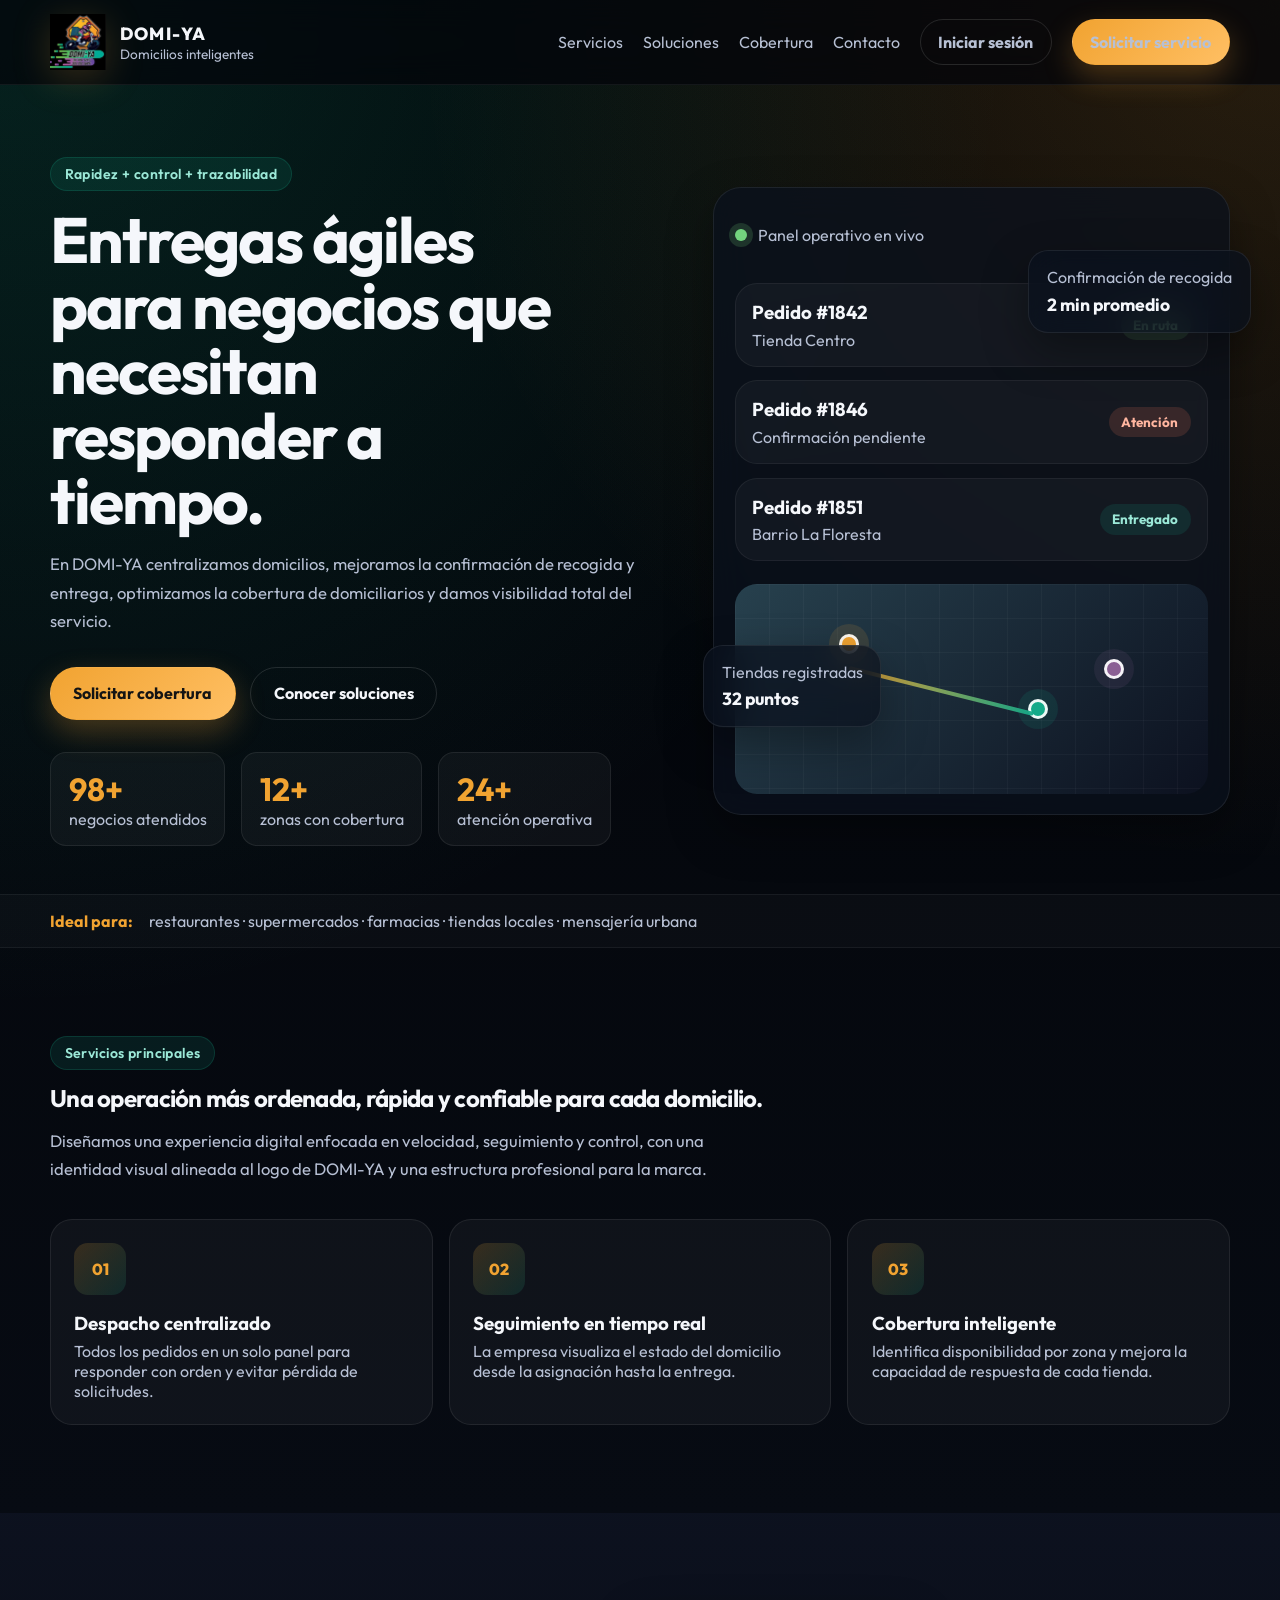
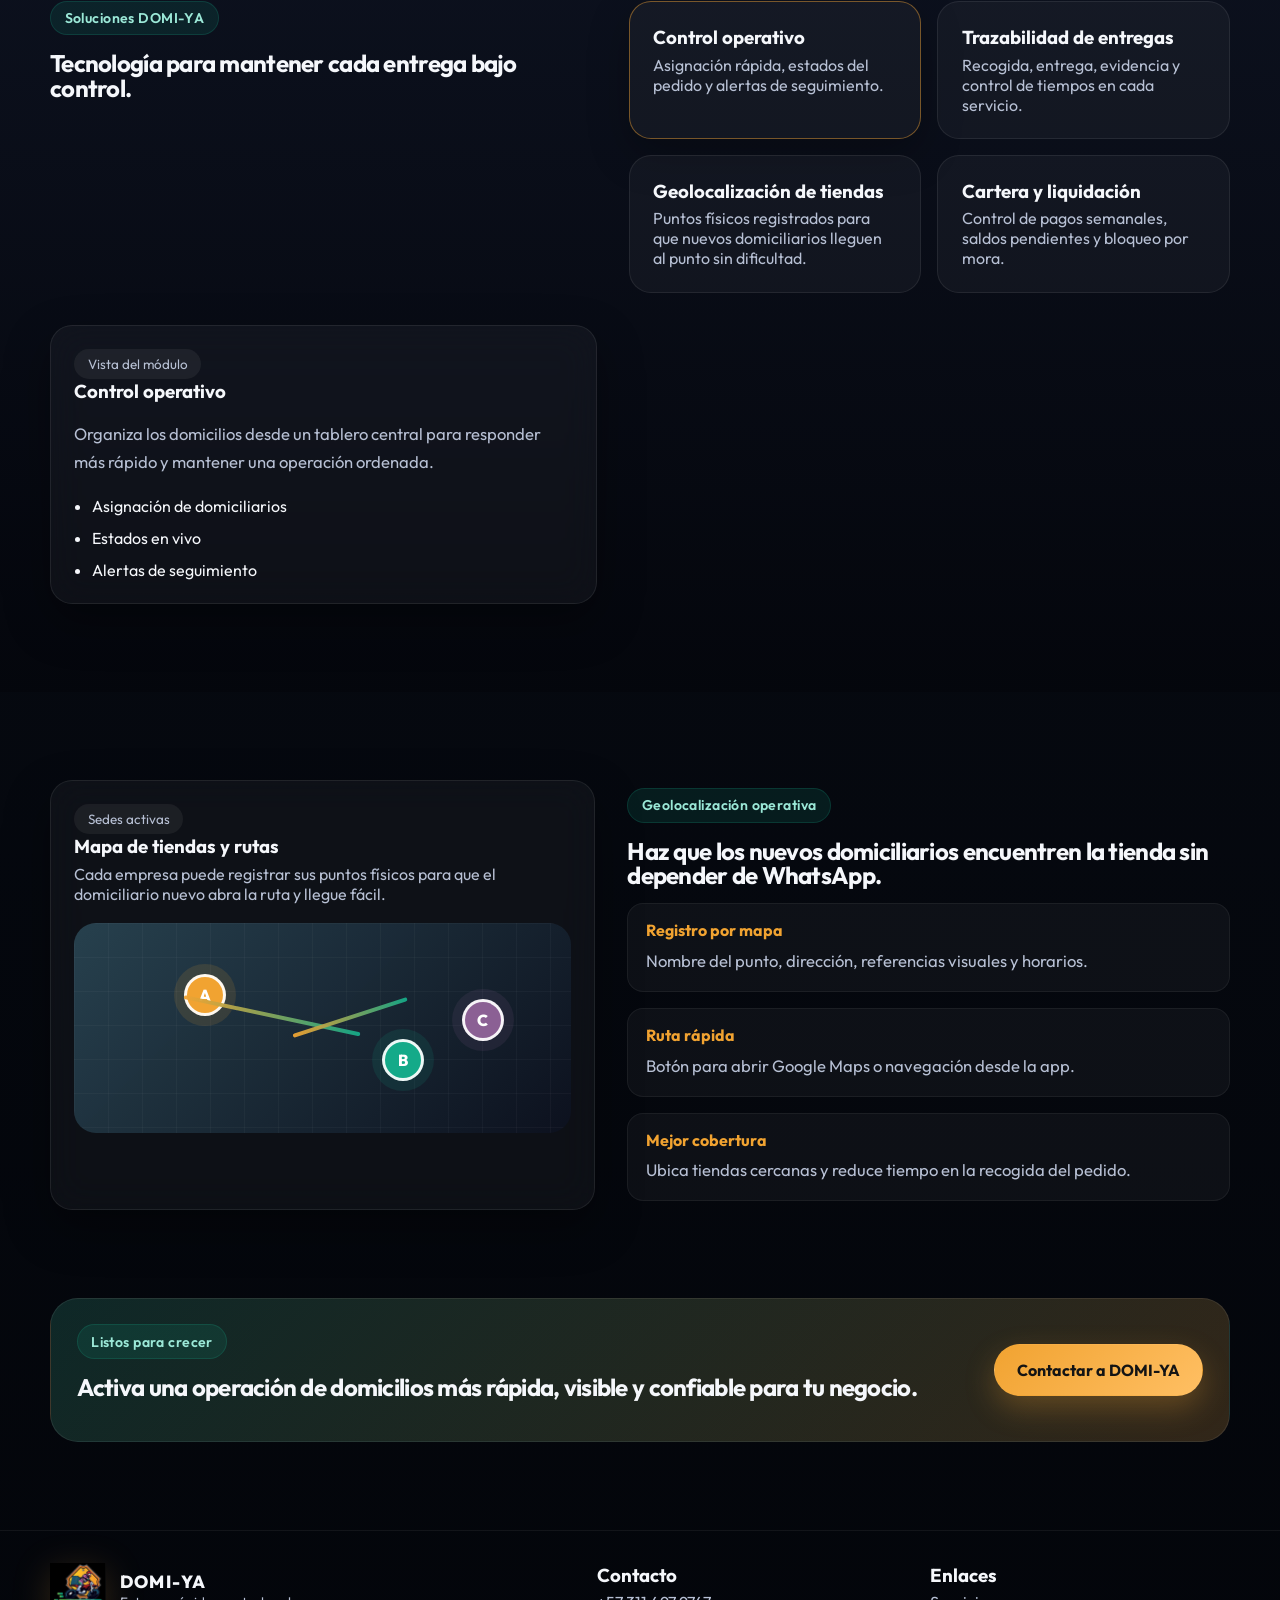
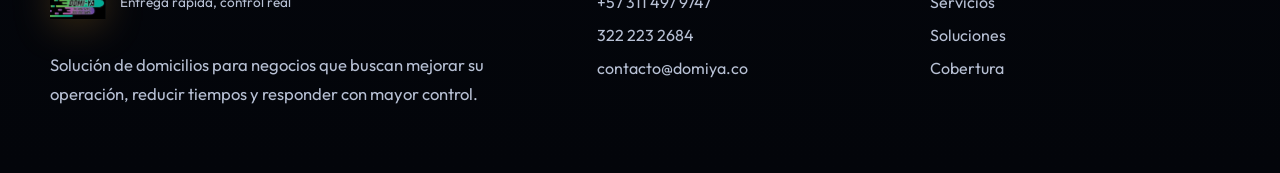
<file: pagina_web/index.html>
<!DOCTYPE html>
<html lang="es">
<head>
  <meta charset="UTF-8" />
  <meta name="viewport" content="width=device-width, initial-scale=1.0" />
  <meta name="description" content="DOMI-YA, solución de domicilios para negocios con control operativo, seguimiento en tiempo real y cobertura inteligente." />
  <title>DOMI-YA | Domicilios con control y velocidad</title>
  <link rel="preconnect" href="https://fonts.googleapis.com" />
  <link rel="preconnect" href="https://fonts.gstatic.com" crossorigin />
  <link href="https://fonts.googleapis.com/css2?family=Outfit:wght@300;400;500;600;700;800&display=swap" rel="stylesheet" />
  <link rel="stylesheet" href="style.css" />
</head>
<body>
  <div class="page-shell">
    <header class="site-header">
      <div class="container nav-wrap">
        <a href="#inicio" class="brand" aria-label="Ir al inicio">
          <img src="logo-domi-ya.png" alt="Logo DOMI-YA" class="brand__logo" />
          <div>
            <span class="brand__name">DOMI-YA</span>
            <span class="brand__tag">Domicilios inteligentes</span>
          </div>
        </a>

        <button class="nav-toggle" aria-label="Abrir menú" aria-expanded="false">
          <span></span>
          <span></span>
          <span></span>
        </button>

        <nav class="main-nav" id="mainNav">
          <a href="#servicios">Servicios</a>
          <a href="#modulos">Soluciones</a>
          <a href="#cobertura">Cobertura</a>
          <a href="#contacto">Contacto</a>
          <a href="../login.html" class="btn btn--ghost btn--sm">Iniciar sesión</a>
          <a href="#solicitud" class="btn btn--sm">Solicitar servicio</a>
        </nav>
      </div>
    </header>

    <main>
      <section class="hero" id="inicio">
        <div class="container hero__grid">
          <div class="hero__content reveal">
            <span class="eyebrow">Rapidez + control + trazabilidad</span>
            <h1>Entregas ágiles para negocios que necesitan responder a tiempo.</h1>
            <p class="hero__text">
              En DOMI-YA centralizamos domicilios, mejoramos la confirmación de recogida y entrega,
              optimizamos la cobertura de domiciliarios y damos visibilidad total del servicio.
            </p>

            <div class="hero__actions">
              <a href="#solicitud" class="btn">Solicitar cobertura</a>
              <a href="#modulos" class="btn btn--ghost">Conocer soluciones</a>
            </div>

            <div class="hero__stats">
              <article>
                <strong class="counter" data-target="98">0</strong>
                <span>negocios atendidos</span>
              </article>
              <article>
                <strong class="counter" data-target="12">0</strong>
                <span>zonas con cobertura</span>
              </article>
              <article>
                <strong class="counter" data-target="24">0</strong>
                <span>atención operativa</span>
              </article>
            </div>
          </div>

          <div class="hero__visual reveal">
            <div class="dashboard-card glass">
              <div class="dashboard-card__top">
                <span class="status-dot"></span>
                <p>Panel operativo en vivo</p>
              </div>

              <div class="dispatch-list">
                <article>
                  <div>
                    <h3>Pedido #1842</h3>
                    <p>Tienda Centro</p>
                  </div>
                  <span class="badge badge--success">En ruta</span>
                </article>
                <article>
                  <div>
                    <h3>Pedido #1846</h3>
                    <p>Confirmación pendiente</p>
                  </div>
                  <span class="badge badge--warning">Atención</span>
                </article>
                <article>
                  <div>
                    <h3>Pedido #1851</h3>
                    <p>Barrio La Floresta</p>
                  </div>
                  <span class="badge">Entregado</span>
                </article>
              </div>

              <div class="mini-map">
                <span class="pin pin--one"></span>
                <span class="pin pin--two"></span>
                <span class="pin pin--three"></span>
                <div class="mini-map__route"></div>
              </div>
            </div>

            <div class="floating-card floating-card--a glass">
              <p>Confirmación de recogida</p>
              <strong>2 min promedio</strong>
            </div>

            <div class="floating-card floating-card--b glass">
              <p>Tiendas registradas</p>
              <strong>32 puntos</strong>
            </div>
          </div>
        </div>
      </section>

      <section class="clients-strip">
        <div class="container clients-strip__inner">
          <span>Ideal para:</span>
          <p>restaurantes · supermercados · farmacias · tiendas locales · mensajería urbana</p>
        </div>
      </section>

      <section class="section" id="servicios">
        <div class="container">
          <div class="section-heading reveal">
            <span class="eyebrow">Servicios principales</span>
            <h2>Una operación más ordenada, rápida y confiable para cada domicilio.</h2>
            <p>
              Diseñamos una experiencia digital enfocada en velocidad, seguimiento y control,
              con una identidad visual alineada al logo de DOMI-YA y una estructura profesional para la marca.
            </p>
          </div>

          <div class="features-grid">
            <article class="feature-card reveal">
              <div class="feature-card__icon">01</div>
              <h3>Despacho centralizado</h3>
              <p>Todos los pedidos en un solo panel para responder con orden y evitar pérdida de solicitudes.</p>
            </article>
            <article class="feature-card reveal">
              <div class="feature-card__icon">02</div>
              <h3>Seguimiento en tiempo real</h3>
              <p>La empresa visualiza el estado del domicilio desde la asignación hasta la entrega.</p>
            </article>
            <article class="feature-card reveal">
              <div class="feature-card__icon">03</div>
              <h3>Cobertura inteligente</h3>
              <p>Identifica disponibilidad por zona y mejora la capacidad de respuesta de cada tienda.</p>
            </article>
          </div>
        </div>
      </section>

      <section class="section section--dark" id="modulos">
        <div class="container modules-layout">
          <div class="section-heading reveal">
            <span class="eyebrow">Soluciones DOMI-YA</span>
            <h2>Tecnología para mantener cada entrega bajo control.</h2>
          </div>

          <div class="modules-grid">
            <article class="module-card reveal active" data-module="0">
              <h3>Control operativo</h3>
              <p>Asignación rápida, estados del pedido y alertas de seguimiento.</p>
            </article>
            <article class="module-card reveal" data-module="1">
              <h3>Trazabilidad de entregas</h3>
              <p>Recogida, entrega, evidencia y control de tiempos en cada servicio.</p>
            </article>
            <article class="module-card reveal" data-module="2">
              <h3>Geolocalización de tiendas</h3>
              <p>Puntos físicos registrados para que nuevos domiciliarios lleguen al punto sin dificultad.</p>
            </article>
            <article class="module-card reveal" data-module="3">
              <h3>Cartera y liquidación</h3>
              <p>Control de pagos semanales, saldos pendientes y bloqueo por mora.</p>
            </article>
          </div>

          <div class="module-preview glass reveal">
            <span class="module-preview__label">Vista del módulo</span>
            <h3 id="moduleTitle">Control operativo</h3>
            <p id="moduleText">
              Organiza los domicilios desde un tablero central para responder más rápido y evitar pérdida de pedidos.
            </p>
            <ul id="moduleList">
              <li>Asignación de domiciliarios</li>
              <li>Estados en vivo</li>
              <li>Alertas de seguimiento</li>
            </ul>
          </div>
        </div>
      </section>

      <section class="section" id="cobertura">
        <div class="container coverage-grid">
          <div class="coverage-map reveal">
            <div class="coverage-map__panel glass">
              <span class="map-chip">Sedes activas</span>
              <h3>Mapa de tiendas y rutas</h3>
              <p>
                Cada empresa puede registrar sus puntos físicos para que el domiciliario nuevo abra la ruta y llegue fácil.
              </p>
              <div class="map-surface">
                <span class="store store--one">A</span>
                <span class="store store--two">B</span>
                <span class="store store--three">C</span>
                <div class="road road--one"></div>
                <div class="road road--two"></div>
              </div>
            </div>
          </div>

          <div class="coverage-content reveal">
            <span class="eyebrow">Geolocalización operativa</span>
            <h2>Haz que los nuevos domiciliarios encuentren la tienda sin depender de WhatsApp.</h2>
            <div class="check-list">
              <div>
                <strong>Registro por mapa</strong>
                <p>Nombre del punto, dirección, referencias visuales y horarios.</p>
              </div>
              <div>
                <strong>Ruta rápida</strong>
                <p>Botón para abrir Google Maps o navegación desde la app.</p>
              </div>
              <div>
                <strong>Mejor cobertura</strong>
                <p>Ubica tiendas cercanas y reduce tiempo en la recogida del pedido.</p>
              </div>
            </div>
          </div>
        </div>
      </section>

      <section class="section cta-band" id="solicitud">
        <div class="container cta-band__inner reveal">
          <div>
            <span class="eyebrow">Listos para crecer</span>
            <h2>Activa una operación de domicilios más rápida, visible y confiable para tu negocio.</h2>
          </div>
          <a href="#contacto" class="btn">Contactar a DOMI-YA</a>
        </div>
      </section>
    </main>

    <footer class="site-footer" id="contacto">
      <div class="container footer-grid">
        <div>
          <a href="#inicio" class="brand brand--footer">
            <img src="logo-domi-ya.png" alt="Logo DOMI-YA" class="brand__logo" />
            <div>
              <span class="brand__name">DOMI-YA</span>
              <span class="brand__tag">Entrega rápida, control real</span>
            </div>
          </a>
          <p class="footer-copy">
            Solución de domicilios para negocios que buscan mejorar su operación, reducir tiempos y responder con mayor control.
          </p>
        </div>

        <div>
          <h3>Contacto</h3>
          <ul class="footer-links">
            <li>+57 311 497 9747</li>
            <li>322 223 2684</li>
            <li>contacto@domiya.co</li>
          </ul>
        </div>

        <div>
          <h3>Enlaces</h3>
          <ul class="footer-links">
            <li><a href="#servicios">Servicios</a></li>
            <li><a href="#modulos">Soluciones</a></li>
            <li><a href="#cobertura">Cobertura</a></li>
          </ul>
        </div>
      </div>
    </footer>
  </div>

  <script src="script.js"></script>
</body>
</html>
</file>
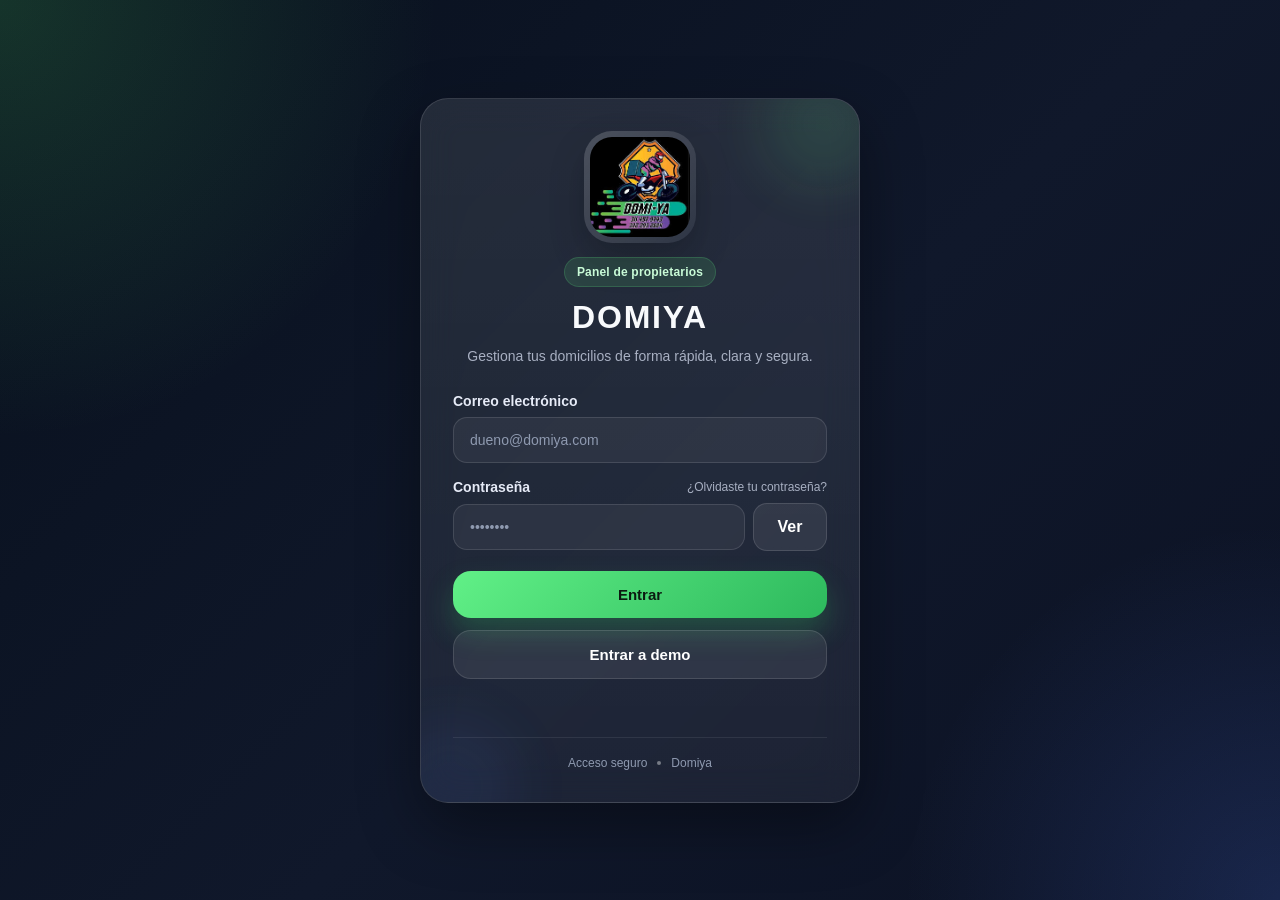
<file: domiya.html>
<!DOCTYPE html>
<html lang="es">
<head>
  <meta charset="UTF-8" />
  <meta name="viewport" content="width=device-width, initial-scale=1.0" />
  <title>Panel | Domiya</title>
  <link rel="stylesheet" href="domiya.css" />
  <script src="domiya.js" defer></script>
</head>
<body>
  <div class="dashboard">
    <aside class="sidebar">
      <div class="sidebar-top">
        <div class="sidebar-brand">
          <div class="sidebar-logo-wrap">
            <img src="logodomiya.jpg" alt="Logo Domiya" class="sidebar-logo" />
          </div>
          <div>
            <h2>DOMIYA</h2>
            <p>Panel de propietarios</p>
          </div>
        </div>

        <div class="sidebar-status">
          <span class="status-dot"></span>
          <div>
            <strong>Operación activa</strong>
            <small>Monitoreo en tiempo real</small>
          </div>
        </div>

        <nav class="menu">
          <button class="menu-btn active" data-section="resumen">
            <span>Resumen</span>
            <small>Vista general</small>
          </button>
          <button class="menu-btn" data-section="mapa">
            <span>Mapa</span>
            <small>Operación en vivo</small>
          </button>
          <button class="menu-btn" data-section="personal">
            <span>Personal</span>
            <small>Equipo y estados</small>
          </button>
        </nav>
      </div>

      <button id="logoutBtn" class="logout-btn">Cerrar sesión</button>
    </aside>

    <main class="content">
      <header class="topbar">
        <div class="topbar-copy">
          <p class="eyebrow">Control operativo inteligente</p>
          <h1>Hola, <span id="ownerName">Dueño</span></h1>
          <p class="topbar-text">
            Supervisa repartidores, zonas activas y cobertura desde un solo lugar.
          </p>
        </div>

        <div class="topbar-badges">
          <span class="top-chip success">12 activos</span>
          <span class="top-chip">3 zonas cubiertas</span>
          <span class="top-chip muted" id="liveStatus">Actualizado hace 10 s</span>
        </div>
      </header>

      <section id="resumen" class="panel-section active">
        <div class="hero-card">
          <div class="hero-copy">
            <span class="hero-tag">Estado general</span>
            <h3>La operación está estable y bajo control</h3>
            <p>
              Visualiza el estado del personal, revisa la cobertura por zonas y
              entra al mapa para seguir la operación en tiempo real.
            </p>
          </div>

          <div class="hero-side">
            <div class="hero-mini-card">
              <strong>91%</strong>
              <span>Eficiencia hoy</span>
            </div>
            <div class="hero-mini-card">
              <strong>24 min</strong>
              <span>Promedio entrega</span>
            </div>
          </div>
        </div>

        <div class="stats">
          <article class="card stat-card">
            <div class="stat-top">
              <span class="stat-label">Domiciliarios activos</span>
              <span class="stat-trend up">+8%</span>
            </div>
            <strong>12</strong>
            <p>Cobertura operativa estable en las zonas principales.</p>
          </article>

          <article class="card stat-card">
            <div class="stat-top">
              <span class="stat-label">En pausa</span>
              <span class="stat-trend neutral">Sin cambios</span>
            </div>
            <strong>4</strong>
            <p>Personal temporalmente desconectado o fuera de ruta.</p>
          </article>

          <article class="card stat-card">
            <div class="stat-top">
              <span class="stat-label">Zonas activas</span>
              <span class="stat-trend up">Cobertura total</span>
            </div>
            <strong>3</strong>
            <p>Norte, Centro y Sur con seguimiento continuo.</p>
          </article>
        </div>

        <div class="summary-grid">
          <div class="card">
            <div class="section-head">
              <h3>Rendimiento rápido</h3>
              <span class="chip">Hoy</span>
            </div>

            <div class="mini-metrics">
              <div class="mini-metric">
                <span>Entregas completadas</span>
                <strong>148</strong>
              </div>
              <div class="mini-metric">
                <span>Tiempo medio</span>
                <strong>24 min</strong>
              </div>
              <div class="mini-metric">
                <span>Incidencias</span>
                <strong>02</strong>
              </div>
            </div>
          </div>

          <div class="card">
            <div class="section-head">
              <h3>Actividad reciente</h3>
              <span class="chip">En vivo</span>
            </div>

            <div class="activity-list">
              <div class="activity-item">
                <span class="activity-dot green"></span>
                <p><strong>Carlos Ruiz</strong> tomó una orden en Zona Norte.</p>
              </div>
              <div class="activity-item">
                <span class="activity-dot blue"></span>
                <p><strong>Luisa Mora</strong> finalizó una entrega en Centro.</p>
              </div>
              <div class="activity-item">
                <span class="activity-dot red"></span>
                <p><strong>Pedro Gil</strong> quedó fuera de línea.</p>
              </div>
            </div>
          </div>
        </div>
      </section>

      <section id="mapa" class="panel-section">
        <div class="card map-card">
          <div class="section-head map-head">
            <div>
              <h3>Mapa operativo</h3>
              <p class="section-subtext">
                Seguimiento visual del personal y estado por zona.
              </p>
            </div>

            <div class="map-actions">
              <span class="chip">Tiempo real</span>
              <span class="chip chip-dark" id="mapUpdatedAt">Actualizado hace 10 s</span>
            </div>
          </div>

          <div class="map-layout">
            <div class="fake-map">
              <div class="map-grid"></div>
              <div class="district district-1">Zona Norte</div>
              <div class="district district-2">Centro</div>
              <div class="district district-3">Zona Sur</div>

              <div class="road road-1"></div>
              <div class="road road-2"></div>
              <div class="road road-3"></div>
              <div class="road road-4"></div>

              <div class="route route-1"></div>
              <div class="route route-2"></div>

              <div class="hub hub-1">Base</div>
              <div class="hub hub-2">Punto</div>

              <div class="pin pin-1">
                <span></span>
                <label>Carlos</label>
              </div>

              <div class="pin pin-2">
                <span></span>
                <label>Luisa</label>
              </div>

              <div class="pin pin-3 offpin">
                <span></span>
                <label>Pedro</label>
              </div>

              <div class="pulse pulse-1"></div>
              <div class="pulse pulse-2"></div>
            </div>

            <aside class="map-sidepanel">
              <div class="map-info-card">
                <h4>Resumen del mapa</h4>
                <div class="legend">
                  <div class="legend-item">
                    <span class="legend-dot active"></span>
                    <span>Activo</span>
                  </div>
                  <div class="legend-item">
                    <span class="legend-dot offline"></span>
                    <span>Inactivo</span>
                  </div>
                  <div class="legend-item">
                    <span class="legend-dot route"></span>
                    <span>Ruta estimada</span>
                  </div>
                </div>
              </div>

              <div class="map-info-card">
                <h4>Zonas</h4>
                <div class="zone-item">
                  <div>
                    <strong>Norte</strong>
                    <small>4 domiciliarios</small>
                  </div>
                  <span class="pill active">Alta</span>
                </div>
                <div class="zone-item">
                  <div>
                    <strong>Centro</strong>
                    <small>5 domiciliarios</small>
                  </div>
                  <span class="pill active">Alta</span>
                </div>
                <div class="zone-item">
                  <div>
                    <strong>Sur</strong>
                    <small>3 domiciliarios</small>
                  </div>
                  <span class="pill off">Media</span>
                </div>
              </div>

              <div class="map-info-card">
                <h4>Alertas</h4>
                <div class="alert-item">
                  <span class="alert-mark"></span>
                  <p>Pedro Gil lleva 12 min sin actividad.</p>
                </div>
                <div class="alert-item">
                  <span class="alert-mark green"></span>
                  <p>Cobertura completa en zona Centro.</p>
                </div>
              </div>
            </aside>
          </div>
        </div>
      </section>

      <section id="personal" class="panel-section">
        <div class="card">
          <div class="section-head">
            <div>
              <h3>Personal conectado</h3>
              <p class="section-subtext">Equipo visible en la operación actual.</p>
            </div>
            <span class="chip">12 activos</span>
          </div>

          <div class="worker">
            <div class="worker-left">
              <div class="avatar">CR</div>
              <div>
                <strong>Carlos Ruiz</strong>
                <small>Zona Norte · 8 entregas hoy</small>
              </div>
            </div>
            <div class="worker-right">
              <span class="worker-score">94%</span>
              <span class="pill active">Activo</span>
            </div>
          </div>

          <div class="worker">
            <div class="worker-left">
              <div class="avatar secondary">LM</div>
              <div>
                <strong>Luisa Mora</strong>
                <small>Centro · 11 entregas hoy</small>
              </div>
            </div>
            <div class="worker-right">
              <span class="worker-score">97%</span>
              <span class="pill active">Activo</span>
            </div>
          </div>

          <div class="worker">
            <div class="worker-left">
              <div class="avatar danger">PG</div>
              <div>
                <strong>Pedro Gil</strong>
                <small>Zona Sur · sin conexión reciente</small>
              </div>
            </div>
            <div class="worker-right">
              <span class="worker-score low">61%</span>
              <span class="pill off">Inactivo</span>
            </div>
          </div>
        </div>
      </section>
    </main>
  </div>
</body>
</html>
</file>
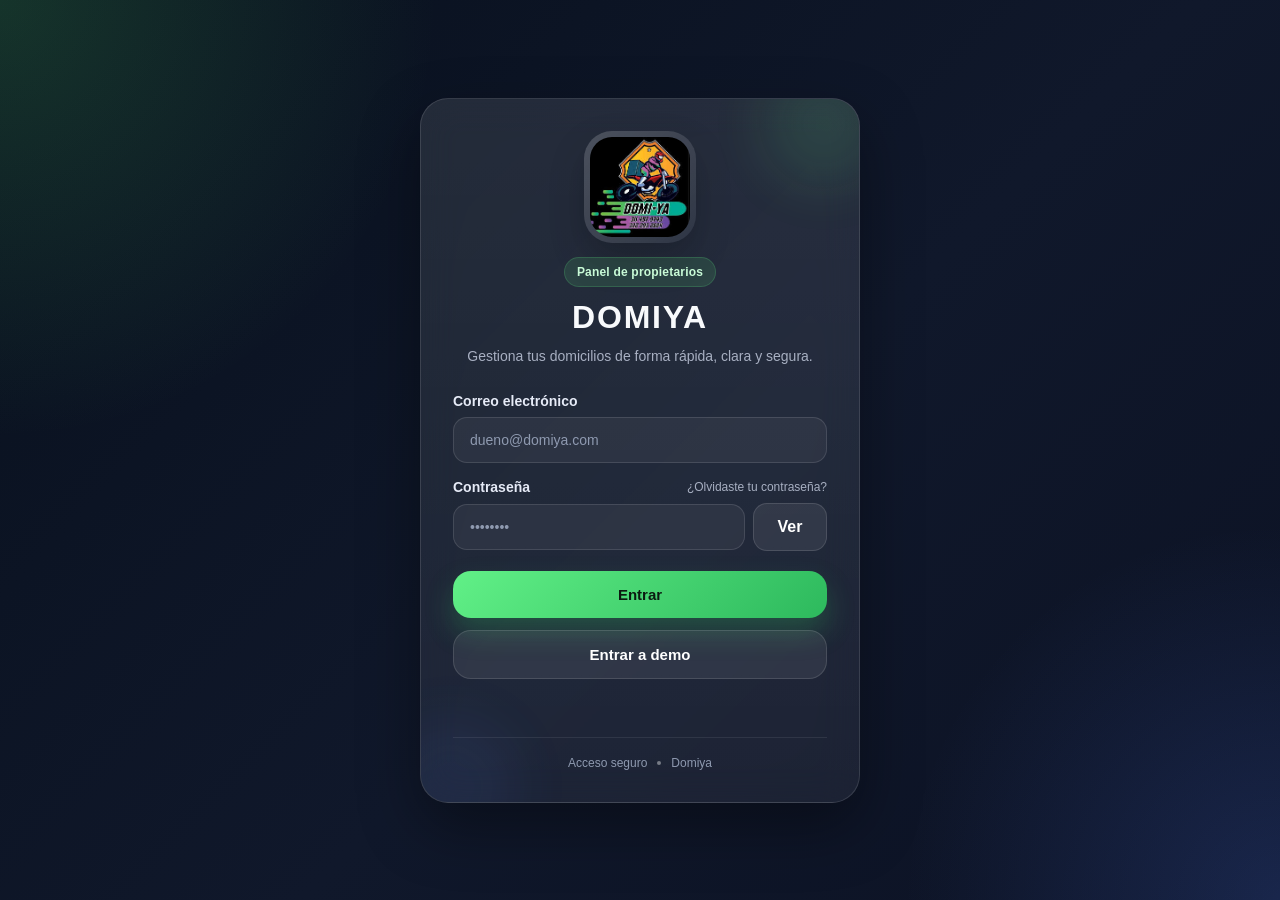
<file: login.html>
<!DOCTYPE html>
<html lang="es">
<head>
  <meta charset="UTF-8" />
  <meta name="viewport" content="width=device-width, initial-scale=1.0" />
  <title>Login | Domiya</title>
  <meta name="theme-color" content="#0f172a" />
  <link rel="stylesheet" href="login.css" />
  <script src="login.js" defer></script>
</head>
<body>
  <main class="login-page">
    <section class="login-box">
      <div class="login-glow login-glow-1"></div>
      <div class="login-glow login-glow-2"></div>

      <div class="brand">
        <div class="logo-wrap">
          <img src="logodomiya.jpg" alt="Logo Domiya" class="logo" />
        </div>

        <span class="badge">Panel de propietarios</span>
        <h1>DOMIYA</h1>
        <p>Gestiona tus domicilios de forma rápida, clara y segura.</p>
      </div>

      <form id="loginForm" class="login-form" novalidate>
        <div class="field">
          <label for="email">Correo electrónico</label>
          <input
            type="email"
            id="email"
            name="email"
            placeholder="dueno@domiya.com"
            autocomplete="email"
            required
          />
        </div>

        <div class="field">
          <div class="label-row">
            <label for="password">Contraseña</label>
            <a href="#" class="link-muted">¿Olvidaste tu contraseña?</a>
          </div>

          <div class="password-wrap">
            <input
              type="password"
              id="password"
              name="password"
              placeholder="••••••••"
              autocomplete="current-password"
              required
            />
            <button
              type="button"
              id="togglePassword"
              class="toggle-password"
              aria-label="Mostrar contraseña"
            >
              Ver
            </button>
          </div>
        </div>

        <div class="actions">
          <button type="submit" class="btn btn-primary" id="submitBtn">
            <span class="btn-text">Entrar</span>
          </button>

          <button type="button" id="demoBtn" class="btn btn-secondary">
            Entrar a demo
          </button>
        </div>

        <p id="message" class="message" aria-live="polite"></p>
      </form>

      <div class="login-footer">
        <span>Acceso seguro</span>
        <span class="dot"></span>
        <span>Domiya</span>
      </div>
    </section>
  </main>
</body>
</html>
</file>
<file: pagina_web/style.css>
:root {
  --bg: #05070c;
  --bg-soft: #0d1220;
  --card: rgba(11, 17, 30, 0.72);
  --card-border: rgba(255, 255, 255, 0.08);
  --text: #f5f7fb;
  --muted: #b7c0d4;
  --primary: #f1a331;
  --primary-2: #14aa89;
  --accent: #8b6094;
  --accent-soft: #2a4653;
  --danger: #ff7a59;
  --success: #73d47e;
  --shadow: 0 18px 45px rgba(0, 0, 0, 0.35);
  --radius-xl: 28px;
  --radius-lg: 22px;
  --radius-md: 16px;
  --container: 1180px;
}

* {
  box-sizing: border-box;
}

html {
  scroll-behavior: smooth;
}

body {
  margin: 0;
  font-family: 'Outfit', system-ui, sans-serif;
  color: var(--text);
  background:
    radial-gradient(circle at top left, rgba(20, 170, 137, 0.18), transparent 28%),
    radial-gradient(circle at top right, rgba(241, 163, 49, 0.16), transparent 24%),
    linear-gradient(180deg, #020407 0%, #070b13 45%, #03050a 100%);
}

img {
  max-width: 100%;
  display: block;
}

a {
  color: inherit;
  text-decoration: none;
}

button {
  font: inherit;
}

.page-shell {
  min-height: 100vh;
  overflow: hidden;
}

.container {
  width: min(calc(100% - 2rem), var(--container));
  margin-inline: auto;
}

.glass {
  background: var(--card);
  backdrop-filter: blur(18px);
  border: 1px solid var(--card-border);
  box-shadow: var(--shadow);
}

.site-header {
  position: sticky;
  top: 0;
  z-index: 20;
  background: rgba(3, 5, 10, 0.72);
  backdrop-filter: blur(16px);
  border-bottom: 1px solid rgba(255, 255, 255, 0.06);
}

.nav-wrap {
  display: flex;
  align-items: center;
  justify-content: space-between;
  gap: 1rem;
  min-height: 84px;
}

.brand {
  display: inline-flex;
  align-items: center;
  gap: 0.85rem;
}

.brand__logo {
  width: 56px;
  height: 56px;
  object-fit: contain;
  filter: drop-shadow(0 8px 18px rgba(241, 163, 49, 0.2));
}

.brand__name,
.brand__tag {
  display: block;
}

.brand__name {
  font-size: 1.1rem;
  font-weight: 800;
  letter-spacing: 0.08em;
}

.brand__tag {
  font-size: 0.85rem;
  color: var(--muted);
}

.main-nav {
  display: flex;
  align-items: center;
  gap: 1.25rem;
}

.main-nav a {
  color: var(--muted);
  transition: 0.25s ease;
}

.main-nav a:hover,
.main-nav a:focus-visible {
  color: var(--text);
}

.nav-toggle {
  display: none;
  border: 0;
  background: transparent;
  padding: 0.25rem;
  cursor: pointer;
}

.nav-toggle span {
  display: block;
  width: 25px;
  height: 2px;
  margin: 5px 0;
  background: var(--text);
  transition: 0.25s ease;
}

.btn {
  display: inline-flex;
  align-items: center;
  justify-content: center;
  gap: 0.5rem;
  min-height: 52px;
  padding: 0.95rem 1.4rem;
  border-radius: 999px;
  border: 1px solid transparent;
  background: linear-gradient(135deg, var(--primary), #ffbf63);
  color: #141414;
  font-weight: 700;
  box-shadow: 0 12px 30px rgba(241, 163, 49, 0.28);
  transition: transform 0.2s ease, box-shadow 0.2s ease;
}

.btn:hover,
.btn:focus-visible {
  transform: translateY(-2px);
  box-shadow: 0 16px 35px rgba(241, 163, 49, 0.34);
}

.btn--ghost {
  background: transparent;
  border-color: rgba(255, 255, 255, 0.12);
  color: var(--text);
  box-shadow: none;
}

.btn--sm {
  min-height: 44px;
  padding: 0.72rem 1.1rem;
}

.hero {
  padding: 4.5rem 0 3rem;
}

.hero__grid,
.coverage-grid,
.footer-grid,
.modules-layout {
  display: grid;
  gap: 2rem;
}

.hero__grid {
  grid-template-columns: 1.1fr 0.9fr;
  align-items: center;
}

.eyebrow {
  display: inline-flex;
  align-items: center;
  gap: 0.45rem;
  padding: 0.45rem 0.85rem;
  border-radius: 999px;
  background: rgba(20, 170, 137, 0.12);
  border: 1px solid rgba(20, 170, 137, 0.2);
  color: #9be8d7;
  font-size: 0.88rem;
  font-weight: 600;
  letter-spacing: 0.03em;
}

.hero h1,
.section-heading h2,
.coverage-content h2,
.cta-band h2 {
  margin: 1rem 0 1rem;
  line-height: 1.02;
  letter-spacing: -0.03em;
}

.hero h1 {
  font-size: clamp(2.7rem, 5vw, 4.8rem);
  max-width: 12ch;
}

.hero__text,
.section-heading p,
.coverage-content p,
.footer-copy,
.module-preview p {
  color: var(--muted);
  font-size: 1.04rem;
  line-height: 1.7;
}

.hero__actions {
  display: flex;
  flex-wrap: wrap;
  gap: 0.9rem;
  margin: 2rem 0;
}

.hero__stats {
  display: flex;
  flex-wrap: wrap;
  gap: 1rem;
}

.hero__stats article {
  min-width: 150px;
  padding: 1rem 1.1rem;
  border-radius: var(--radius-md);
  background: rgba(255, 255, 255, 0.04);
  border: 1px solid rgba(255, 255, 255, 0.08);
}

.hero__stats strong {
  display: block;
  font-size: 2rem;
  color: var(--primary);
}

.hero__stats span {
  color: var(--muted);
}

.hero__visual {
  position: relative;
  min-height: 560px;
}

.dashboard-card {
  border-radius: var(--radius-xl);
  padding: 1.3rem;
}

.dashboard-card__top {
  display: flex;
  align-items: center;
  gap: 0.7rem;
  color: var(--muted);
}

.status-dot {
  width: 12px;
  height: 12px;
  border-radius: 50%;
  background: var(--success);
  box-shadow: 0 0 0 6px rgba(115, 212, 126, 0.18);
}

.dispatch-list {
  display: grid;
  gap: 0.85rem;
  margin: 1.4rem 0;
}

.dispatch-list article,
.module-card,
.feature-card,
.coverage-map__panel,
.module-preview {
  border-radius: var(--radius-lg);
}

.dispatch-list article {
  display: flex;
  align-items: center;
  justify-content: space-between;
  gap: 1rem;
  padding: 1rem;
  background: rgba(255, 255, 255, 0.035);
  border: 1px solid rgba(255, 255, 255, 0.06);
}

.dispatch-list h3,
.feature-card h3,
.module-card h3,
.module-preview h3,
.coverage-map__panel h3,
.site-footer h3 {
  margin: 0 0 0.35rem;
}

.dispatch-list p,
.module-card p,
.feature-card p,
.coverage-map__panel p,
.check-list p,
.footer-links,
.clients-strip__inner p {
  margin: 0;
  color: var(--muted);
}

.badge {
  padding: 0.45rem 0.8rem;
  border-radius: 999px;
  font-size: 0.84rem;
  font-weight: 700;
  background: rgba(20, 170, 137, 0.14);
  color: #9be8d7;
}

.badge--success {
  background: rgba(115, 212, 126, 0.12);
  color: #a5ecad;
}

.badge--warning {
  background: rgba(255, 122, 89, 0.15);
  color: #ffb59f;
}

.mini-map,
.map-surface {
  position: relative;
  min-height: 210px;
  border-radius: var(--radius-lg);
  background:
    linear-gradient(90deg, rgba(255, 255, 255, 0.03) 1px, transparent 1px),
    linear-gradient(rgba(255, 255, 255, 0.03) 1px, transparent 1px),
    linear-gradient(135deg, rgba(42, 70, 83, 0.92), rgba(13, 18, 32, 0.94));
  background-size: 34px 34px, 34px 34px, auto;
  overflow: hidden;
}

.pin,
.store {
  position: absolute;
  width: 20px;
  height: 20px;
  border-radius: 50%;
  border: 3px solid rgba(255, 255, 255, 0.92);
  background: var(--primary);
  box-shadow: 0 0 0 10px rgba(241, 163, 49, 0.12);
}

.pin--one,
.store--one { top: 24%; left: 22%; }
.pin--two,
.store--two { top: 55%; left: 62%; background: var(--primary-2); box-shadow: 0 0 0 10px rgba(20, 170, 137, 0.12); }
.pin--three,
.store--three { top: 36%; left: 78%; background: var(--accent); box-shadow: 0 0 0 10px rgba(139, 96, 148, 0.12); }

.store {
  display: grid;
  place-items: center;
  width: 42px;
  height: 42px;
  font-weight: 800;
  color: white;
}

.mini-map__route,
.road {
  position: absolute;
  height: 4px;
  border-radius: 999px;
  background: linear-gradient(90deg, rgba(241, 163, 49, 0.95), rgba(20, 170, 137, 0.95));
  transform-origin: left center;
}

.mini-map__route {
  width: 190px;
  left: 24%;
  top: 39%;
  transform: rotate(14deg);
}

.road--one {
  width: 180px;
  left: 22%;
  top: 34%;
  transform: rotate(12deg);
}

.road--two {
  width: 120px;
  left: 44%;
  top: 53%;
  transform: rotate(-18deg);
}

.floating-card {
  position: absolute;
  padding: 1rem 1.1rem;
  border-radius: 20px;
  z-index: 2;
}

.floating-card p {
  margin: 0 0 0.35rem;
  color: var(--muted);
}

.floating-card strong {
  font-size: 1.1rem;
}

.floating-card--a {
  top: 10%;
  right: -4%;
}

.floating-card--b {
  bottom: 14%;
  left: -2%;
}

.clients-strip {
  padding: 1rem 0;
  border-block: 1px solid rgba(255, 255, 255, 0.06);
  background: rgba(255, 255, 255, 0.02);
}

.clients-strip__inner {
  display: flex;
  flex-wrap: wrap;
  align-items: center;
  gap: 1rem;
}

.clients-strip__inner span {
  color: var(--primary);
  font-weight: 700;
}

.section {
  padding: 5.5rem 0;
}

.section-heading {
  max-width: 720px;
  margin-bottom: 2.2rem;
}

.features-grid,
.modules-grid,
.check-list {
  display: grid;
  gap: 1rem;
}

.features-grid {
  grid-template-columns: repeat(3, minmax(0, 1fr));
}

.feature-card,
.module-card,
.coverage-map__panel,
.module-preview {
  padding: 1.45rem;
  background: rgba(255, 255, 255, 0.04);
  border: 1px solid rgba(255, 255, 255, 0.08);
}

.feature-card__icon {
  display: inline-grid;
  place-items: center;
  width: 52px;
  height: 52px;
  border-radius: 14px;
  margin-bottom: 1rem;
  background: linear-gradient(135deg, rgba(241, 163, 49, 0.18), rgba(20, 170, 137, 0.15));
  color: var(--primary);
  font-weight: 800;
}

.section--dark {
  background: linear-gradient(180deg, rgba(13, 18, 32, 0.9), rgba(4, 6, 12, 0.95));
}

.modules-layout {
  grid-template-columns: 1fr 1.1fr;
  align-items: start;
}

.modules-grid {
  grid-template-columns: repeat(2, minmax(0, 1fr));
}

.module-card {
  cursor: pointer;
  transition: 0.25s ease;
}

.module-card:hover,
.module-card.active {
  transform: translateY(-2px);
  border-color: rgba(241, 163, 49, 0.45);
  box-shadow: 0 16px 40px rgba(0, 0, 0, 0.25);
}

.module-preview__label,
.map-chip {
  display: inline-flex;
  padding: 0.45rem 0.85rem;
  border-radius: 999px;
  background: rgba(255, 255, 255, 0.06);
  color: var(--muted);
  font-size: 0.84rem;
}

.module-preview ul {
  margin: 1.2rem 0 0;
  padding-left: 1.1rem;
  color: var(--text);
}

.module-preview li + li {
  margin-top: 0.75rem;
}

.coverage-grid {
  grid-template-columns: 0.95fr 1.05fr;
  align-items: center;
}

.coverage-map__panel {
  min-height: 430px;
}

.map-surface {
  margin-top: 1.2rem;
}

.check-list div {
  padding: 1rem 1.1rem;
  border-radius: var(--radius-md);
  background: rgba(255, 255, 255, 0.04);
  border: 1px solid rgba(255, 255, 255, 0.06);
}

.check-list strong {
  display: block;
  margin-bottom: 0.4rem;
  color: var(--primary);
}

.cta-band {
  padding-top: 0;
}

.cta-band__inner {
  display: flex;
  align-items: center;
  justify-content: space-between;
  gap: 1.5rem;
  padding: 1.6rem;
  border-radius: var(--radius-xl);
  background:
    linear-gradient(135deg, rgba(20, 170, 137, 0.16), rgba(241, 163, 49, 0.16)),
    rgba(255, 255, 255, 0.04);
  border: 1px solid rgba(255, 255, 255, 0.08);
}

.site-footer {
  padding: 2rem 0 3rem;
  border-top: 1px solid rgba(255, 255, 255, 0.06);
}

.footer-grid {
  grid-template-columns: 1.2fr 0.7fr 0.7fr;
}

.brand--footer {
  margin-bottom: 1rem;
}

.footer-links {
  list-style: none;
  padding: 0;
}

.footer-links li + li {
  margin-top: 0.8rem;
}

.reveal {
  opacity: 0;
  transform: translateY(26px);
  transition: opacity 0.7s ease, transform 0.7s ease;
}

.reveal.is-visible {
  opacity: 1;
  transform: translateY(0);
}

@media (max-width: 1024px) {
  .hero__grid,
  .modules-layout,
  .coverage-grid,
  .footer-grid,
  .features-grid {
    grid-template-columns: 1fr;
  }

  .hero__visual {
    min-height: auto;
  }

  .floating-card {
    position: static;
    margin-top: 1rem;
  }

  .modules-grid {
    grid-template-columns: 1fr 1fr;
  }
}

@media (max-width: 768px) {
  .nav-toggle {
    display: block;
  }

  .main-nav {
    position: absolute;
    top: calc(100% + 8px);
    left: 1rem;
    right: 1rem;
    display: grid;
    gap: 0.85rem;
    padding: 1rem;
    border-radius: 20px;
    background: rgba(7, 11, 19, 0.98);
    border: 1px solid rgba(255, 255, 255, 0.08);
    opacity: 0;
    visibility: hidden;
    transform: translateY(-10px);
    transition: 0.25s ease;
  }

  .main-nav.is-open {
    opacity: 1;
    visibility: visible;
    transform: translateY(0);
  }

  .hero {
    padding-top: 3rem;
  }

  .hero h1 {
    max-width: none;
  }

  .hero__stats,
  .hero__actions,
  .cta-band__inner,
  .clients-strip__inner {
    flex-direction: column;
    align-items: flex-start;
  }

  .modules-grid {
    grid-template-columns: 1fr;
  }
}

@media (max-width: 540px) {
  .brand__tag {
    display: none;
  }

  .hero__stats article {
    width: 100%;
  }

  .section {
    padding: 4rem 0;
  }
}
</file>
<file: domiya.css>
:root {
  --bg-1: #07111f;
  --bg-2: #0d1729;
  --bg-3: #0c1322;

  --surface: rgba(255, 255, 255, 0.07);
  --surface-2: rgba(255, 255, 255, 0.05);
  --surface-3: rgba(255, 255, 255, 0.1);

  --border: rgba(255, 255, 255, 0.09);
  --border-strong: rgba(255, 255, 255, 0.14);

  --text: #f4f7fb;
  --muted: #a8b0c2;
  --muted-2: #8d97ab;

  --green: #59e67d;
  --green-2: #2fb95c;
  --blue: #6f86ff;
  --blue-2: #4d67f7;
  --red: #ff6b6b;
  --orange: #ffcf7d;

  --shadow-xl: 0 30px 70px rgba(0, 0, 0, 0.35);
  --shadow-lg: 0 18px 40px rgba(0, 0, 0, 0.25);
  --radius-xl: 28px;
  --radius-lg: 22px;
  --radius-md: 16px;
  --transition: 0.25s ease;
}

* {
  box-sizing: border-box;
}

html {
  scroll-behavior: smooth;
}

body {
  margin: 0;
  font-family: Inter, Arial, sans-serif;
  color: var(--text);
  min-height: 100vh;
  background:
    radial-gradient(circle at top left, rgba(83, 216, 106, 0.16), transparent 24%),
    radial-gradient(circle at bottom right, rgba(85, 130, 255, 0.14), transparent 25%),
    linear-gradient(135deg, var(--bg-1) 0%, var(--bg-2) 52%, var(--bg-3) 100%);
}

button {
  font: inherit;
}

.dashboard {
  min-height: 100vh;
  display: grid;
  grid-template-columns: 290px 1fr;
}

.sidebar {
  display: flex;
  flex-direction: column;
  justify-content: space-between;
  padding: 22px 18px;
  background: rgba(4, 10, 18, 0.72);
  border-right: 1px solid var(--border);
  backdrop-filter: blur(16px);
}

.sidebar-top {
  display: flex;
  flex-direction: column;
  gap: 22px;
}

.sidebar-brand {
  display: flex;
  align-items: center;
  gap: 14px;
  padding: 10px;
  border-radius: 22px;
  background: rgba(255, 255, 255, 0.04);
  border: 1px solid rgba(255, 255, 255, 0.06);
}

.sidebar-logo-wrap {
  flex-shrink: 0;
  width: 72px;
  height: 72px;
  padding: 4px;
  border-radius: 20px;
  background: linear-gradient(135deg, rgba(255,255,255,0.18), rgba(255,255,255,0.04));
}

.sidebar-logo {
  width: 100%;
  height: 100%;
  object-fit: cover;
  border-radius: 16px;
  display: block;
}

.sidebar-brand h2 {
  margin: 0 0 4px;
  font-size: 22px;
  letter-spacing: 1px;
}

.sidebar-brand p {
  margin: 0;
  color: var(--muted);
  font-size: 13px;
}

.sidebar-status {
  display: flex;
  align-items: center;
  gap: 12px;
  padding: 14px 15px;
  border-radius: 18px;
  background: rgba(89, 230, 125, 0.08);
  border: 1px solid rgba(89, 230, 125, 0.16);
}

.status-dot {
  width: 10px;
  height: 10px;
  border-radius: 50%;
  background: var(--green);
  box-shadow: 0 0 0 8px rgba(89, 230, 125, 0.12);
  animation: pulseDot 1.8s infinite;
}

.sidebar-status strong {
  display: block;
  font-size: 14px;
}

.sidebar-status small {
  color: #c8f8d3;
  font-size: 12px;
}

.menu {
  display: flex;
  flex-direction: column;
  gap: 10px;
}

.menu-btn {
  border: 1px solid rgba(255, 255, 255, 0.08);
  background: rgba(255, 255, 255, 0.04);
  color: white;
  text-align: left;
  padding: 14px 16px;
  border-radius: 18px;
  cursor: pointer;
  transition: transform var(--transition), border-color var(--transition), background var(--transition);
  display: flex;
  flex-direction: column;
  gap: 3px;
}

.menu-btn span {
  font-weight: 700;
  font-size: 15px;
}

.menu-btn small {
  color: var(--muted);
  font-size: 12px;
}

.menu-btn:hover {
  transform: translateY(-1px);
  background: rgba(255, 255, 255, 0.07);
}

.menu-btn.active {
  background: linear-gradient(135deg, rgba(89, 230, 125, 0.16), rgba(89, 230, 125, 0.07));
  border-color: rgba(89, 230, 125, 0.3);
  box-shadow: inset 0 0 0 1px rgba(89, 230, 125, 0.05);
}

.logout-btn {
  border: none;
  background: linear-gradient(135deg, #ff7e7e, #ff5d5d);
  color: white;
  padding: 15px 16px;
  border-radius: 18px;
  cursor: pointer;
  font-weight: 700;
  box-shadow: 0 14px 28px rgba(255, 93, 93, 0.2);
  transition: transform var(--transition), box-shadow var(--transition);
}

.logout-btn:hover {
  transform: translateY(-2px);
  box-shadow: 0 18px 34px rgba(255, 93, 93, 0.26);
}

.content {
  padding: 28px;
}

.topbar {
  display: flex;
  justify-content: space-between;
  align-items: flex-start;
  gap: 18px;
  margin-bottom: 28px;
}

.eyebrow {
  margin: 0 0 8px;
  color: var(--muted);
  font-size: 13px;
  text-transform: uppercase;
  letter-spacing: 0.9px;
}

.topbar h1 {
  margin: 0;
  font-size: 36px;
  line-height: 1.05;
}

.topbar-text {
  margin: 10px 0 0;
  max-width: 720px;
  color: var(--muted);
  line-height: 1.6;
}

.topbar-badges {
  display: flex;
  flex-wrap: wrap;
  justify-content: flex-end;
  gap: 10px;
}

.top-chip,
.chip {
  display: inline-flex;
  align-items: center;
  justify-content: center;
  min-height: 36px;
  padding: 8px 12px;
  border-radius: 999px;
  font-size: 12px;
  font-weight: 700;
  border: 1px solid var(--border-strong);
  background: rgba(255, 255, 255, 0.06);
  color: var(--text);
}

.top-chip.success,
.chip {
  background: rgba(89, 230, 125, 0.12);
  color: #d8ffe3;
  border-color: rgba(89, 230, 125, 0.26);
}

.top-chip.muted,
.chip-dark {
  background: rgba(255, 255, 255, 0.05);
  color: #dbe2ef;
  border-color: rgba(255, 255, 255, 0.1);
}

.panel-section {
  display: none;
}

.panel-section.active {
  display: block;
}

.card,
.hero-card {
  background: linear-gradient(180deg, rgba(255,255,255,0.08), rgba(255,255,255,0.05));
  border: 1px solid var(--border);
  border-radius: var(--radius-xl);
  backdrop-filter: blur(14px);
  box-shadow: var(--shadow-lg);
}

.hero-card {
  display: grid;
  grid-template-columns: 1.4fr 0.8fr;
  gap: 20px;
  padding: 24px;
  margin-bottom: 20px;
  position: relative;
  overflow: hidden;
}

.hero-card::before {
  content: "";
  position: absolute;
  inset: auto -60px -80px auto;
  width: 220px;
  height: 220px;
  border-radius: 50%;
  background: radial-gradient(circle, rgba(89,230,125,0.22), transparent 68%);
  pointer-events: none;
}

.hero-tag {
  display: inline-flex;
  padding: 7px 12px;
  border-radius: 999px;
  font-size: 12px;
  font-weight: 700;
  background: rgba(89, 230, 125, 0.12);
  border: 1px solid rgba(89, 230, 125, 0.18);
  color: #d4ffdf;
  margin-bottom: 12px;
}

.hero-card h3 {
  margin: 0 0 10px;
  font-size: 30px;
  line-height: 1.15;
}

.hero-card p {
  margin: 0;
  max-width: 620px;
  color: var(--muted);
  line-height: 1.7;
}

.hero-side {
  display: grid;
  gap: 14px;
}

.hero-mini-card {
  padding: 18px;
  border-radius: 22px;
  background: rgba(255, 255, 255, 0.05);
  border: 1px solid rgba(255,255,255,0.08);
}

.hero-mini-card strong {
  display: block;
  font-size: 28px;
  margin-bottom: 6px;
}

.hero-mini-card span {
  color: var(--muted);
  font-size: 13px;
}

.stats {
  display: grid;
  grid-template-columns: repeat(3, minmax(0, 1fr));
  gap: 16px;
  margin-bottom: 18px;
}

.stat-card {
  padding: 20px;
}

.stat-top {
  display: flex;
  justify-content: space-between;
  gap: 12px;
  margin-bottom: 16px;
}

.stat-label {
  color: var(--muted);
  font-size: 13px;
  font-weight: 600;
}

.stat-trend {
  font-size: 12px;
  font-weight: 700;
  padding: 6px 10px;
  border-radius: 999px;
}

.stat-trend.up {
  background: rgba(89, 230, 125, 0.12);
  color: #d2ffde;
}

.stat-trend.neutral {
  background: rgba(255, 255, 255, 0.06);
  color: #e8edf8;
}

.stat-card strong {
  display: block;
  font-size: 34px;
  margin-bottom: 10px;
}

.stat-card p {
  margin: 0;
  color: var(--muted);
  line-height: 1.6;
  font-size: 14px;
}

.summary-grid {
  display: grid;
  grid-template-columns: 1fr 1fr;
  gap: 16px;
}

.summary-grid .card {
  padding: 20px;
}

.section-head {
  display: flex;
  align-items: center;
  justify-content: space-between;
  gap: 12px;
  margin-bottom: 18px;
}

.section-head h3,
.map-info-card h4 {
  margin: 0;
}

.section-subtext {
  margin: 6px 0 0;
  color: var(--muted);
  font-size: 13px;
}

.mini-metrics {
  display: grid;
  grid-template-columns: repeat(3, minmax(0, 1fr));
  gap: 14px;
}

.mini-metric {
  padding: 16px;
  border-radius: 18px;
  background: rgba(255, 255, 255, 0.04);
  border: 1px solid rgba(255,255,255,0.06);
}

.mini-metric span {
  display: block;
  color: var(--muted);
  font-size: 13px;
  margin-bottom: 8px;
}

.mini-metric strong {
  font-size: 26px;
}

.activity-list {
  display: flex;
  flex-direction: column;
  gap: 14px;
}

.activity-item {
  display: flex;
  align-items: flex-start;
  gap: 12px;
  padding: 14px;
  border-radius: 18px;
  background: rgba(255, 255, 255, 0.04);
}

.activity-item p {
  margin: 0;
  color: var(--muted);
  line-height: 1.5;
}

.activity-item strong {
  color: var(--text);
}

.activity-dot {
  width: 10px;
  height: 10px;
  margin-top: 6px;
  border-radius: 50%;
  flex-shrink: 0;
}

.activity-dot.green {
  background: var(--green);
}

.activity-dot.blue {
  background: var(--blue);
}

.activity-dot.red {
  background: var(--red);
}

.map-card {
  padding: 22px;
}

.map-head {
  margin-bottom: 20px;
}

.map-actions {
  display: flex;
  gap: 10px;
  flex-wrap: wrap;
}

.map-layout {
  display: grid;
  grid-template-columns: minmax(0, 1.4fr) 320px;
  gap: 18px;
  align-items: start;
}

.fake-map {
  position: relative;
  min-height: 560px;
  border-radius: 28px;
  overflow: hidden;
  background:
    radial-gradient(circle at 18% 18%, rgba(255,255,255,0.06), transparent 10%),
    radial-gradient(circle at 76% 26%, rgba(255,255,255,0.04), transparent 13%),
    radial-gradient(circle at 60% 75%, rgba(255,255,255,0.05), transparent 16%),
    linear-gradient(180deg, #153225 0%, #10261b 55%, #0d1f17 100%);
  border: 1px solid rgba(255,255,255,0.07);
  box-shadow: inset 0 0 0 1px rgba(255,255,255,0.03);
}

.map-grid {
  position: absolute;
  inset: 0;
  background-image:
    linear-gradient(rgba(255,255,255,0.03) 1px, transparent 1px),
    linear-gradient(90deg, rgba(255,255,255,0.03) 1px, transparent 1px);
  background-size: 34px 34px;
  opacity: 0.45;
}

.district {
  position: absolute;
  padding: 10px 14px;
  border-radius: 999px;
  font-size: 12px;
  font-weight: 700;
  color: #effff4;
  background: rgba(255,255,255,0.08);
  border: 1px solid rgba(255,255,255,0.09);
  backdrop-filter: blur(6px);
}

.district-1 {
  top: 72px;
  left: 68px;
}

.district-2 {
  top: 245px;
  left: 310px;
}

.district-3 {
  bottom: 72px;
  left: 100px;
}

.road,
.route {
  position: absolute;
  border-radius: 999px;
}

.road {
  background: rgba(230, 236, 239, 0.18);
  box-shadow: inset 0 0 0 1px rgba(255,255,255,0.03);
}

.road-1 {
  width: 340px;
  height: 16px;
  top: 120px;
  left: 70px;
  transform: rotate(17deg);
}

.road-2 {
  width: 280px;
  height: 16px;
  top: 230px;
  left: 320px;
  transform: rotate(-28deg);
}

.road-3 {
  width: 250px;
  height: 16px;
  bottom: 150px;
  left: 110px;
  transform: rotate(22deg);
}

.road-4 {
  width: 180px;
  height: 16px;
  bottom: 78px;
  right: 85px;
  transform: rotate(-16deg);
}

.route {
  height: 4px;
  background: linear-gradient(90deg, rgba(111,134,255,0.2), rgba(111,134,255,0.95), rgba(111,134,255,0.2));
  box-shadow: 0 0 20px rgba(111, 134, 255, 0.35);
}

.route-1 {
  width: 260px;
  top: 188px;
  left: 212px;
  transform: rotate(28deg);
}

.route-2 {
  width: 200px;
  bottom: 188px;
  left: 188px;
  transform: rotate(-18deg);
}

.hub {
  position: absolute;
  padding: 8px 10px;
  border-radius: 12px;
  font-size: 11px;
  font-weight: 800;
  color: #0a120c;
  background: linear-gradient(135deg, #ecf7ef, #d8f0df);
  box-shadow: 0 10px 20px rgba(0,0,0,0.18);
}

.hub-1 {
  top: 155px;
  left: 180px;
}

.hub-2 {
  bottom: 170px;
  right: 120px;
}

.pin {
  position: absolute;
  display: flex;
  flex-direction: column;
  align-items: center;
  gap: 8px;
  z-index: 3;
}

.pin span {
  width: 18px;
  height: 18px;
  background: #4cff7c;
  border-radius: 50%;
  box-shadow: 0 0 0 10px rgba(76, 255, 124, 0.14);
}

.pin label {
  color: white;
  font-size: 12px;
  font-weight: 700;
  background: rgba(0, 0, 0, 0.38);
  padding: 5px 10px;
  border-radius: 999px;
  border: 1px solid rgba(255,255,255,0.08);
  backdrop-filter: blur(6px);
}

.pin-1 {
  top: 185px;
  left: 270px;
}

.pin-2 {
  top: 300px;
  right: 180px;
}

.pin-3 {
  bottom: 92px;
  left: 240px;
}

.offpin span {
  background: #ff6b6b;
  box-shadow: 0 0 0 10px rgba(255, 107, 107, 0.14);
}

.pulse {
  position: absolute;
  border-radius: 50%;
  border: 2px solid rgba(76, 255, 124, 0.28);
  animation: radar 2.6s infinite;
}

.pulse-1 {
  width: 74px;
  height: 74px;
  top: 160px;
  left: 240px;
}

.pulse-2 {
  width: 68px;
  height: 68px;
  top: 275px;
  right: 155px;
  animation-delay: 0.8s;
}

.map-sidepanel {
  display: flex;
  flex-direction: column;
  gap: 14px;
}

.map-info-card {
  padding: 18px;
  border-radius: 22px;
  background: rgba(255,255,255,0.05);
  border: 1px solid rgba(255,255,255,0.08);
}

.map-info-card h4 {
  margin-bottom: 14px;
  font-size: 16px;
}

.legend {
  display: grid;
  gap: 10px;
}

.legend-item,
.zone-item,
.alert-item {
  display: flex;
  align-items: center;
  justify-content: space-between;
  gap: 12px;
}

.legend-item {
  justify-content: flex-start;
}

.legend-dot,
.alert-mark {
  width: 10px;
  height: 10px;
  border-radius: 50%;
  flex-shrink: 0;
}

.legend-dot.active,
.alert-mark.green {
  background: var(--green);
}

.legend-dot.offline,
.alert-mark {
  background: var(--red);
}

.legend-dot.route {
  background: var(--blue);
}

.zone-item + .zone-item,
.alert-item + .alert-item {
  margin-top: 12px;
}

.zone-item small {
  display: block;
  margin-top: 4px;
  color: var(--muted);
}

.alert-item {
  align-items: flex-start;
  justify-content: flex-start;
}

.alert-item p {
  margin: 0;
  color: var(--muted);
  line-height: 1.5;
}

.worker {
  display: flex;
  justify-content: space-between;
  align-items: center;
  gap: 14px;
  padding: 16px;
  border-radius: 20px;
  margin-bottom: 12px;
  background: rgba(255, 255, 255, 0.04);
  border: 1px solid rgba(255,255,255,0.06);
}

.worker-left,
.worker-right {
  display: flex;
  align-items: center;
  gap: 12px;
}

.avatar {
  width: 46px;
  height: 46px;
  border-radius: 50%;
  display: grid;
  place-items: center;
  font-size: 13px;
  font-weight: 800;
  background: linear-gradient(135deg, #5e6cff, #7799ff);
  box-shadow: 0 12px 24px rgba(94,108,255,0.2);
}

.avatar.secondary {
  background: linear-gradient(135deg, #4ec7ff, #6497ff);
}

.avatar.danger {
  background: linear-gradient(135deg, #ff8a8a, #ff6767);
}

.worker strong {
  display: block;
  margin-bottom: 4px;
}

.worker small {
  color: var(--muted);
}

.worker-score {
  min-width: 54px;
  text-align: center;
  padding: 8px 10px;
  border-radius: 12px;
  font-size: 12px;
  font-weight: 800;
  background: rgba(89, 230, 125, 0.1);
  color: #d5ffe0;
  border: 1px solid rgba(89, 230, 125, 0.16);
}

.worker-score.low {
  background: rgba(255, 107, 107, 0.1);
  color: #ffe0e0;
  border-color: rgba(255, 107, 107, 0.16);
}

.pill {
  font-size: 12px;
  padding: 8px 11px;
  border-radius: 999px;
  font-weight: 800;
}

.pill.active {
  color: #dbffe6;
  background: rgba(83, 216, 106, 0.15);
  border: 1px solid rgba(83, 216, 106, 0.3);
}

.pill.off {
  color: #ffdcdc;
  background: rgba(255, 102, 102, 0.12);
  border: 1px solid rgba(255, 102, 102, 0.25);
}

@keyframes pulseDot {
  0%,
  100% {
    transform: scale(1);
    opacity: 1;
  }
  50% {
    transform: scale(1.08);
    opacity: 0.8;
  }
}

@keyframes radar {
  0% {
    transform: scale(0.85);
    opacity: 0.7;
  }
  100% {
    transform: scale(1.35);
    opacity: 0;
  }
}

@media (max-width: 1180px) {
  .map-layout {
    grid-template-columns: 1fr;
  }

  .map-sidepanel {
    grid-template-columns: repeat(3, minmax(0, 1fr));
    display: grid;
  }
}

@media (max-width: 980px) {
  .dashboard {
    grid-template-columns: 1fr;
  }

  .sidebar {
    border-right: none;
    border-bottom: 1px solid var(--border);
    gap: 16px;
  }

  .topbar,
  .hero-card,
  .summary-grid {
    grid-template-columns: 1fr;
    display: grid;
  }

  .topbar {
    display: flex;
    flex-direction: column;
  }

  .stats {
    grid-template-columns: 1fr;
  }

  .content {
    padding: 18px;
  }
}

@media (max-width: 760px) {
  .mini-metrics,
  .map-sidepanel {
    grid-template-columns: 1fr;
  }

  .fake-map {
    min-height: 460px;
  }

  .topbar h1 {
    font-size: 30px;
  }

  .hero-card h3 {
    font-size: 24px;
  }

  .worker {
    flex-direction: column;
    align-items: flex-start;
  }

  .worker-right {
    width: 100%;
    justify-content: space-between;
  }
}
</file>
<file: login.css>
:root {
  --bg-1: #08101d;
  --bg-2: #10182b;
  --bg-3: #0c1224;

  --surface: rgba(255, 255, 255, 0.08);
  --surface-strong: rgba(255, 255, 255, 0.12);
  --surface-soft: rgba(255, 255, 255, 0.05);

  --border: rgba(255, 255, 255, 0.12);
  --text: #f8fafc;
  --muted: #a8b0c2;
  --muted-2: #8f9ab0;

  --primary: #61f087;
  --primary-2: #2db95d;
  --primary-dark: #0c1b11;

  --warning: #ffd98d;
  --danger: #ff7a7a;

  --radius-xl: 28px;
  --radius-lg: 18px;
  --radius-md: 14px;

  --shadow-xl: 0 24px 60px rgba(0, 0, 0, 0.38);
  --shadow-md: 0 16px 35px rgba(0, 0, 0, 0.22);

  --transition: 0.25s ease;
}

* {
  box-sizing: border-box;
}

html {
  scroll-behavior: smooth;
}

body {
  margin: 0;
  font-family: Inter, Arial, sans-serif;
  color: var(--text);
  min-height: 100vh;
  background:
    radial-gradient(circle at top left, rgba(83, 216, 106, 0.18), transparent 28%),
    radial-gradient(circle at bottom right, rgba(85, 130, 255, 0.18), transparent 24%),
    linear-gradient(135deg, var(--bg-1) 0%, var(--bg-2) 55%, var(--bg-3) 100%);
}

button,
input,
a {
  font: inherit;
}

.login-page {
  min-height: 100vh;
  display: grid;
  place-items: center;
  padding: 24px;
}

.login-box {
  position: relative;
  width: 100%;
  max-width: 440px;
  padding: 32px;
  border-radius: var(--radius-xl);
  background: linear-gradient(
    180deg,
    rgba(255, 255, 255, 0.10) 0%,
    rgba(255, 255, 255, 0.06) 100%
  );
  border: 1px solid var(--border);
  backdrop-filter: blur(18px);
  -webkit-backdrop-filter: blur(18px);
  box-shadow: var(--shadow-xl);
  overflow: hidden;
}

.login-glow {
  position: absolute;
  border-radius: 999px;
  filter: blur(30px);
  pointer-events: none;
  opacity: 0.45;
}

.login-glow-1 {
  width: 120px;
  height: 120px;
  top: -35px;
  right: -25px;
  background: rgba(97, 240, 135, 0.28);
}

.login-glow-2 {
  width: 140px;
  height: 140px;
  bottom: -55px;
  left: -40px;
  background: rgba(85, 130, 255, 0.18);
}

.brand {
  position: relative;
  text-align: center;
  margin-bottom: 26px;
}

.logo-wrap {
  width: 112px;
  height: 112px;
  margin: 0 auto 14px;
  padding: 6px;
  border-radius: 28px;
  background: linear-gradient(
    135deg,
    rgba(255, 255, 255, 0.18),
    rgba(255, 255, 255, 0.05)
  );
  box-shadow: var(--shadow-md);
}

.logo {
  width: 100%;
  height: 100%;
  object-fit: cover;
  border-radius: 22px;
  display: block;
}

.badge {
  display: inline-flex;
  align-items: center;
  gap: 6px;
  padding: 7px 12px;
  border-radius: 999px;
  background: rgba(97, 240, 135, 0.12);
  border: 1px solid rgba(97, 240, 135, 0.18);
  color: #c9fbd7;
  font-size: 12px;
  font-weight: 600;
  letter-spacing: 0.2px;
  margin-bottom: 12px;
}

.brand h1 {
  margin: 0;
  font-size: 32px;
  font-weight: 800;
  letter-spacing: 1.8px;
}

.brand p {
  margin: 10px 0 0;
  font-size: 14px;
  line-height: 1.5;
  color: var(--muted);
}

.login-form {
  display: flex;
  flex-direction: column;
  gap: 16px;
}

.field {
  display: flex;
  flex-direction: column;
  gap: 8px;
}

.label-row {
  display: flex;
  align-items: center;
  justify-content: space-between;
  gap: 10px;
}

.field label {
  font-size: 14px;
  font-weight: 600;
  color: #e6ebf7;
}

.link-muted {
  font-size: 12px;
  color: var(--muted);
  text-decoration: none;
  transition: color var(--transition);
}

.link-muted:hover {
  color: #ffffff;
}

.field input {
  width: 100%;
  border: 1px solid var(--border);
  background: var(--surface-soft);
  color: var(--text);
  border-radius: var(--radius-md);
  padding: 14px 16px;
  outline: none;
  font-size: 14px;
  transition:
    border-color var(--transition),
    background var(--transition),
    box-shadow var(--transition),
    transform var(--transition);
}

.field input::placeholder {
  color: var(--muted-2);
}

.field input:focus {
  border-color: rgba(97, 240, 135, 0.45);
  background: rgba(255, 255, 255, 0.08);
  box-shadow: 0 0 0 4px rgba(97, 240, 135, 0.12);
}

.password-wrap {
  display: flex;
  align-items: center;
  gap: 8px;
}

.password-wrap input {
  flex: 1;
}

.toggle-password {
  min-width: 74px;
  padding: 0 14px;
  height: 48px;
  border-radius: var(--radius-md);
  border: 1px solid var(--border);
  background: var(--surface);
  color: #fff;
  font-weight: 700;
  cursor: pointer;
  transition:
    transform var(--transition),
    background var(--transition),
    border-color var(--transition);
}

.toggle-password:hover {
  background: var(--surface-strong);
  transform: translateY(-1px);
}

.actions {
  display: flex;
  flex-direction: column;
  gap: 12px;
  margin-top: 4px;
}

.btn {
  border: none;
  border-radius: var(--radius-lg);
  padding: 15px 16px;
  font-size: 15px;
  font-weight: 700;
  cursor: pointer;
  transition:
    transform var(--transition),
    box-shadow var(--transition),
    opacity var(--transition),
    background var(--transition);
}

.btn:hover {
  transform: translateY(-2px);
}

.btn:active {
  transform: translateY(0);
}

.btn:disabled {
  opacity: 0.72;
  cursor: not-allowed;
  transform: none;
}

.btn-primary {
  background: linear-gradient(135deg, var(--primary), var(--primary-2));
  color: var(--primary-dark);
  box-shadow: 0 14px 28px rgba(45, 185, 93, 0.28);
}

.btn-primary:hover {
  box-shadow: 0 18px 34px rgba(45, 185, 93, 0.35);
}

.btn-secondary {
  background: var(--surface);
  color: #fff;
  border: 1px solid var(--border);
}

.btn-secondary:hover {
  background: var(--surface-strong);
}

.message {
  min-height: 22px;
  margin: 2px 0 0;
  font-size: 13px;
  text-align: center;
  color: var(--warning);
}

.message.error {
  color: var(--danger);
}

.message.success {
  color: #b6f5c6;
}

.login-footer {
  margin-top: 18px;
  padding-top: 18px;
  border-top: 1px solid rgba(255, 255, 255, 0.08);
  display: flex;
  justify-content: center;
  align-items: center;
  gap: 10px;
  color: var(--muted-2);
  font-size: 12px;
}

.dot {
  width: 4px;
  height: 4px;
  border-radius: 999px;
  background: rgba(255, 255, 255, 0.4);
}

@media (max-width: 520px) {
  .login-box {
    padding: 24px 20px;
    border-radius: 24px;
  }

  .brand h1 {
    font-size: 28px;
  }

  .logo-wrap {
    width: 96px;
    height: 96px;
  }

  .toggle-password {
    min-width: 68px;
  }
}
</file>
